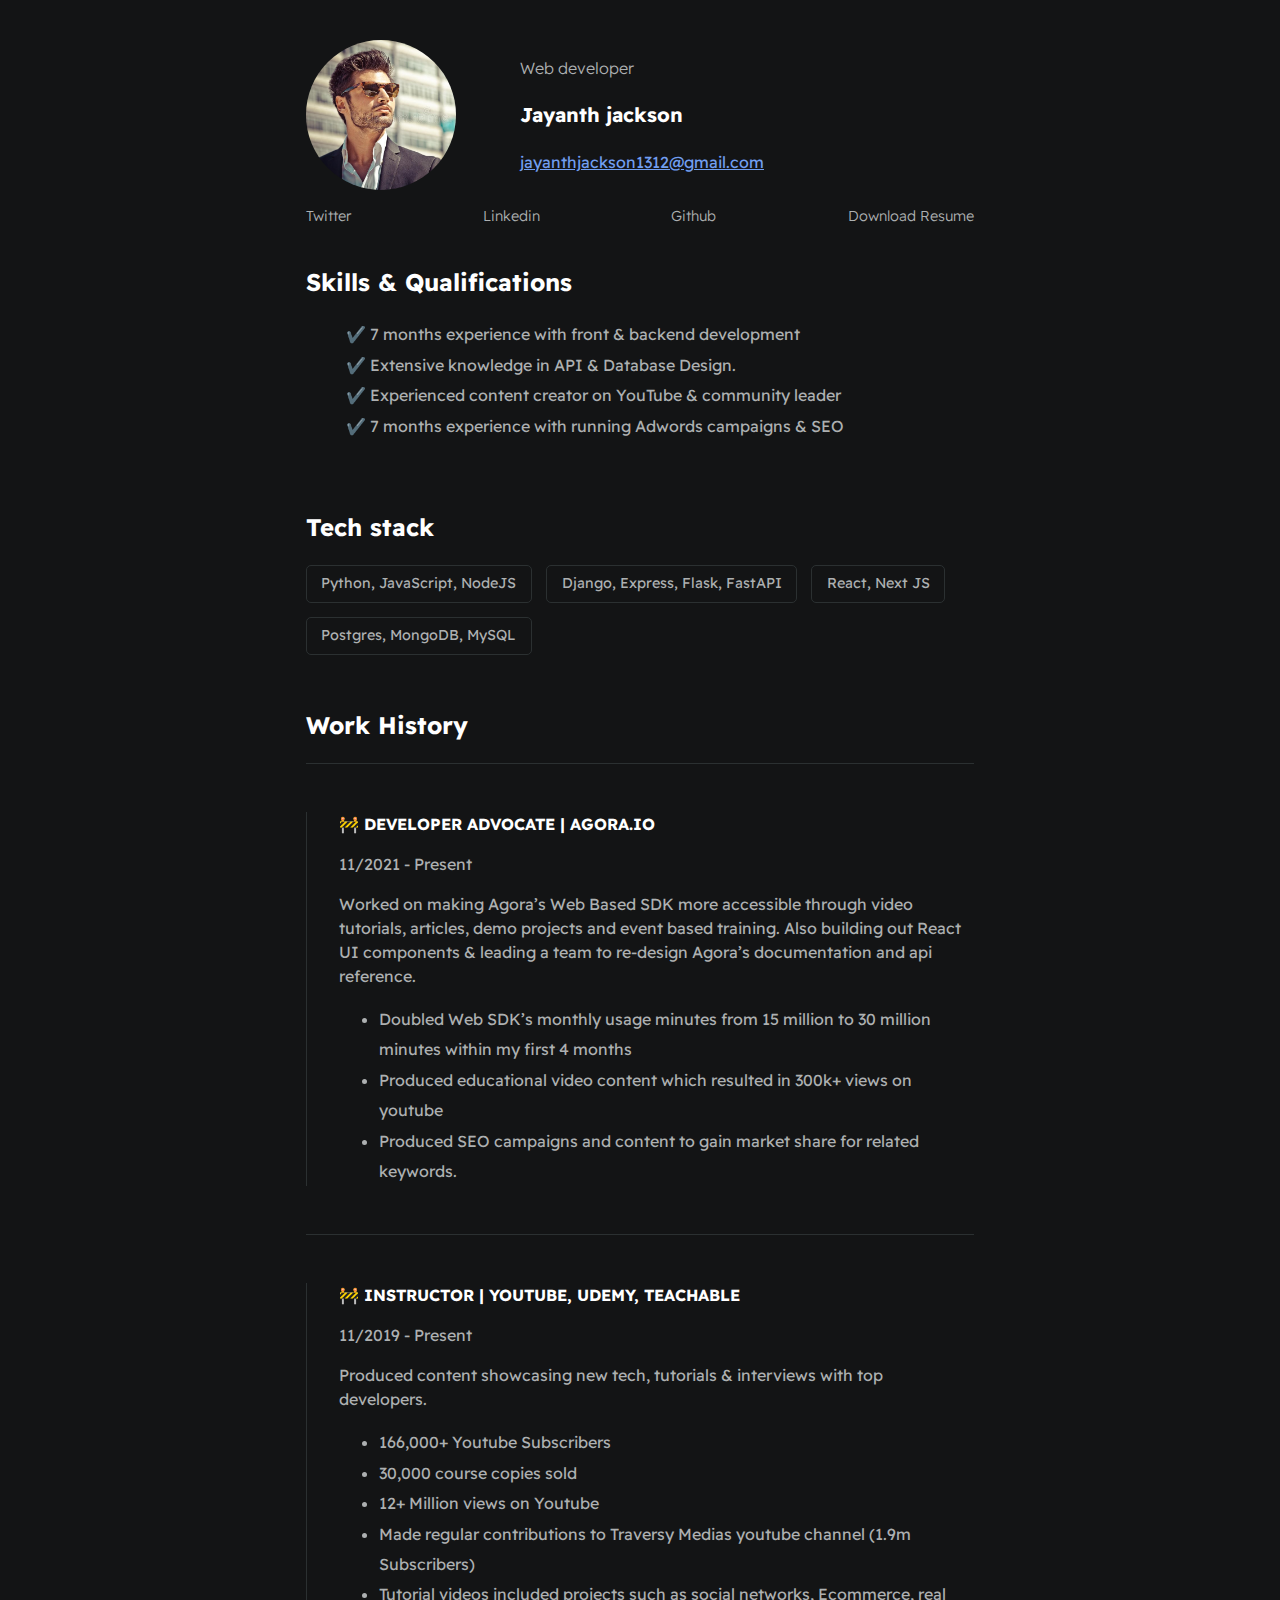
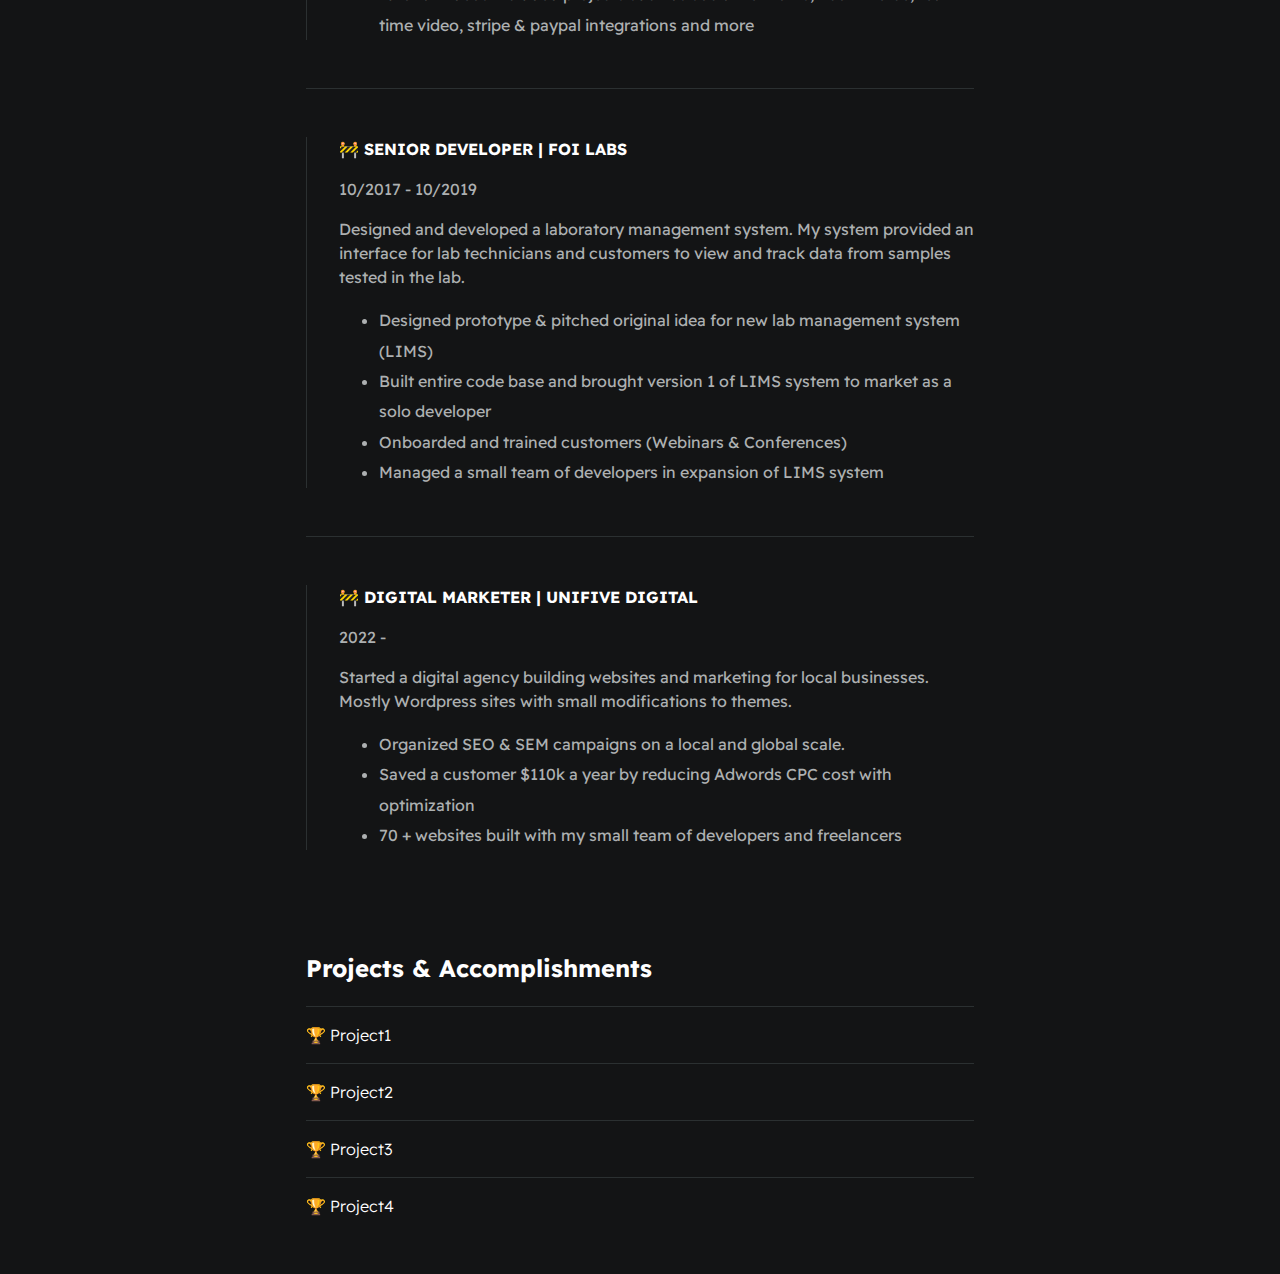
<file: index.html>
<!DOCTYPE html>
<html lang="en">
<head>
    <meta charset="UTF-8">
    <meta http-equiv="X-UA-Compatible" content="IE=edge">
    <meta name="viewport" content="width=device-width, initial-scale=1.0">
    <title>Document</title>
    <link rel="stylesheet" href="./assets/css/style.css">
</head>
<body>
    
    <div id="container--main">
        <section id="wrapper--hero" class="section--page">
            <img id="profile-pic" src="./assets/images/profile.jpg" alt="profileImage">

            <div>
                <p id="bio">Web developer</p>
                <p id="naam">Jayanth jackson</p>
                <p id="email">jayanthjackson1312@gmail.com</p>
            </div>
        </section>

        <section id="section--page">
            <div id="socials--list">
                <a href="#" target="_blank">Twitter</a>
                <a href="#" target="_blank">Linkedin</a>
                <a href="#" target="_blank">Github</a>
                <a href="#" target="_blank">Download Resume</a>
            </div>
              
        </section>

        <section class="section--page">
            <h2>Skills & Qualifications</h2>
            <ul id="qualifications--list">
                <li>✔️ 7 months experience with front & backend development</li>
                <li>✔️ Extensive knowledge in API & Database Design.</li>
                <li>✔️ Experienced content creator on YouTube & community leader </li>
                <li>✔️ 7 months experience with running Adwords campaigns & SEO</li>
            </ul>
        </section>

        <section class="section--page">
            <h2>Tech stack</h2>

            <div id="wrapper--techstack__items">
                <div class="card--techstack"><span>Python, JavaScript, NodeJS</span></div>
                <div class="card--techstack"><span>Django, Express, Flask, FastAPI</span></div>
                <div class="card--techstack"><span>React, Next JS</span></div>
                <div class="card--techstack"><span>Postgres, MongoDB, MySQL</span></div>
            </div>
        </section>

        
        <section id="work-history-wrapper" class="section--page">
            <h2>Work History</h2>

            <div class="line-break"></div>
            <div class="card--work-history">
                <strong>🚧 DEVELOPER ADVOCATE | AGORA.IO</strong>
                <p>11/2021 - Present</p>
                <p>Worked on making Agora’s Web Based SDK more accessible through video tutorials, articles, demo projects and event based training. Also building out React UI components & leading a team to re-design Agora’s documentation and api reference.</p>
                <ul>
                    <li>Doubled Web SDK’s monthly usage minutes from 15 million to 30 million minutes within my first 4 months</li>
                    <li>Produced educational video content which resulted in 300k+ views on youtube</li>
                    <li>Produced SEO campaigns and content to gain market share for related keywords.</li>
                </ul>
            </div>

            <div class="line-break"></div>

                <div class="card--work-history">
                    <strong>🚧 INSTRUCTOR | YOUTUBE, UDEMY, TEACHABLE</strong>
                    <p>11/2019 - Present</p>
                    <p>Produced content showcasing new tech, tutorials & interviews with top developers.</p>
                    <ul>
                        <li>166,000+ Youtube Subscribers</li>
                        <li>30,000 course copies sold</li>
                        <li>12+ Million views on Youtube</li>
                        <li>Made regular contributions to Traversy Medias youtube channel (1.9m Subscribers)</li>
                        <li>Tutorial videos included projects such as social networks, Ecommerce, real time video, stripe & paypal integrations and more </li>
                    </ul>
                </div>

                <div class="line-break"></div>

                <div class="card--work-history">
                    <strong>🚧 SENIOR DEVELOPER | FOI LABS</strong>
                    <p>10/2017 - 10/2019</p>
                    <p>Designed and developed a laboratory management system. My system
                        provided an interface for lab technicians and customers to view and
                        track data from samples tested in the lab.</p>
                    <ul>
                        <li>Designed prototype & pitched original idea for new lab management system (LIMS)</li>
                        <li>Built entire code base and brought version 1 of LIMS system to market as a solo developer</li>
                        <li>Onboarded and trained customers (Webinars & Conferences)</li>
                        <li>Managed a small team of developers in expansion of LIMS system</li>
                    </ul>
                </div>

                <div class="line-break"></div>

                <div class="card--work-history">
                    <strong>🚧 DIGITAL MARKETER | UNIFIVE DIGITAL</strong>
                    <p>2022 - </p>
                    <p>Started a digital agency building websites and marketing for
                        local businesses. Mostly Wordpress sites with small modifications to
                        themes.</p>
                    <ul>
                        <li>Organized SEO & SEM campaigns on a local and global scale.</li>
                        <li>Saved a customer $110k a year by reducing Adwords CPC cost with optimization</li>
                        <li>70 + websites built with my small team of developers and freelancers</li>
                    </ul>
                </div>
            </section>

            <section class="section--page">
                <h2>Projects & Accomplishments</h2>

                <div class="card--project">
                    <a href="./management.html"><span>🏆 </span>Project1</a>
                </div>

                <div class="card--project">
                    <a href="./management.html" ><span>🏆 </span>Project2</a>
                </div>

                <div class="card--project">
                    <a href="./management.html" ><span>🏆 </span>Project3</a>
                </div>

                <div class="card--project">
                    <a href="./management.html"><span>🏆 </span>Project4</a>
                </div>

            </section>
        
        </div>
</body>
</html>
</file>
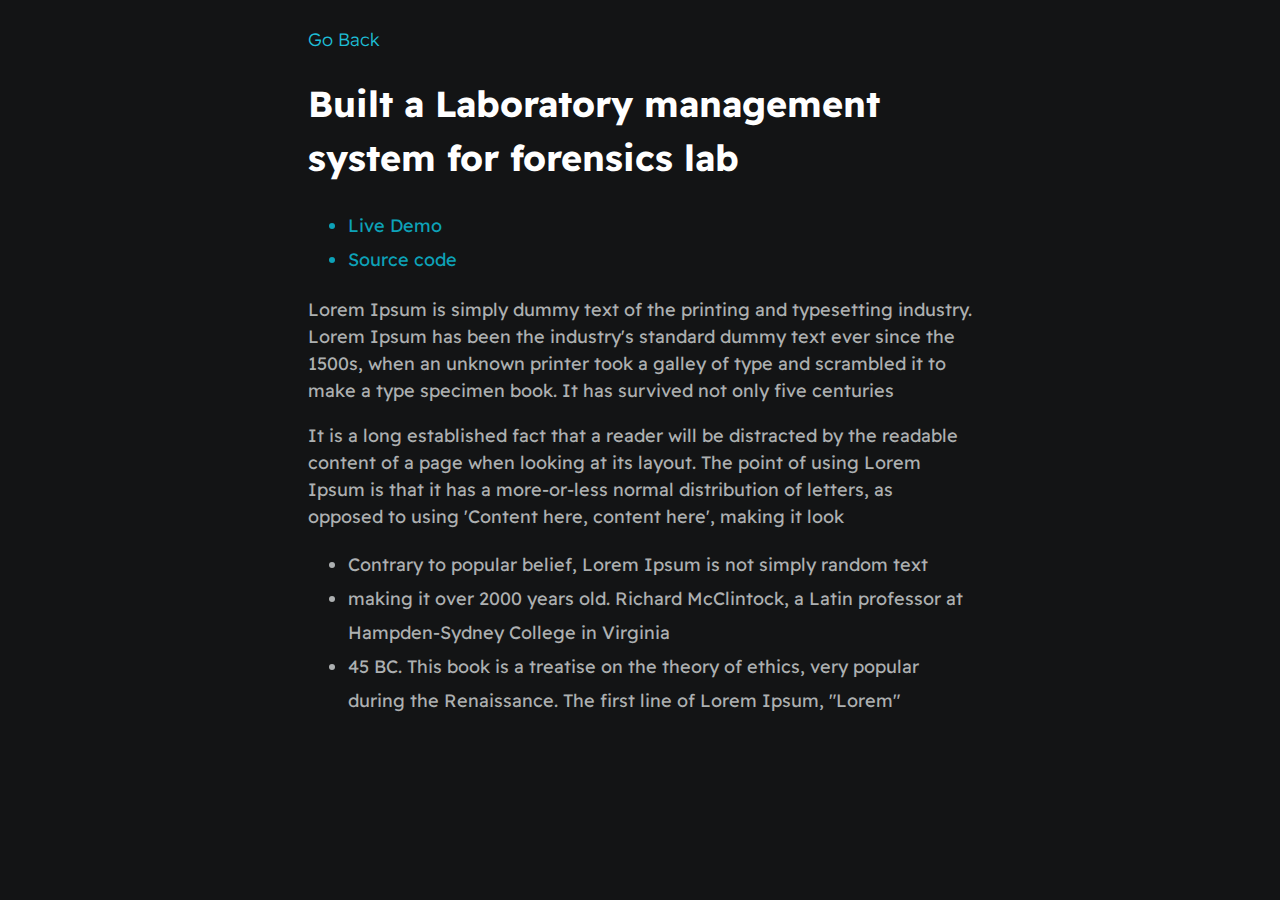
<file: management.html>
<!DOCTYPE html>
<html lang="en">
<head>
    <meta charset="UTF-8">
    <meta http-equiv="X-UA-Compatible" content="IE=edge">
    <meta name="viewport" content="width=device-width, initial-scale=1.0">
    <title>Management</title>
    <link rel="stylesheet" href="./assets/css/style.css">
    <link rel="stylesheet" href="https://cdnjs.cloudflare.com/ajax/libs/font-awesome/6.1.2/css/all.min.css" integrity="sha512-1sCRPdkRXhBV2PBLUdRb4tMg1w2YPf37qatUFeS7zlBy7jJI8Lf4VHwWfZZfpXtYSLy85pkm9GaYVYMfw5BC1A==" 
    crossorigin="anonymous" referrerpolicy="no-referrer" />
</head>
<body>
    <div id="main--1">
    <section id="para--n--i">
        <i class="fa fa-long-arrow-left" aria-hidden="true"></i><a href="index.html">Go Back</a>
        <h1>Built a Laboratory management system for forensics lab</h1>

        <ul>
            <li>Live Demo</li>
            <li>Source code</li>
        </ul>
    </section>

    <section>
        <p>Lorem Ipsum is simply dummy text of the printing and typesetting industry. Lorem Ipsum has been the industry's standard dummy text ever since the 1500s, when an unknown printer took a galley of type and scrambled it to make a type specimen book. It has survived not only five centuries</p>
        <p>It is a long established fact that a reader will be distracted by the readable content of a page when looking at its layout. The point of using Lorem Ipsum is that it has a more-or-less normal distribution of letters, as opposed to using 'Content here, content here', making it look</p>

        <ul>
            <li>Contrary to popular belief, Lorem Ipsum is not simply random text</li>
            <li>making it over 2000 years old. Richard McClintock, a Latin professor at Hampden-Sydney College in Virginia</li>
            <li>45 BC. This book is a treatise on the theory of ethics, very popular during the Renaissance. The first line of Lorem Ipsum, "Lorem"</li>
        </ul>
    </section>

    </div>
</body>
</html>
</file>
<file: assets/css/style.css>
@import url('https://fonts.googleapis.com/css2?family=Readex+Pro:wght@300;400;500;600;700&display=swap');

:root{
    --mainTextColor-light:#000;
    --secondaryTextColor-light:rgb(51 51 51);
    --mainLinkColor-light:#0da2b8;
    --mainBorderColor-light:rgb(218, 218, 218);
    --mainBgColor-light:rgb(249, 250,251);

    --mainTextColor-dark:#fff;
    --secondaryTextColor-dark:#adb0b1;
    --mainLinkColor-dark:rgb(30, 190,214);
    --mainBorderColor-dark:#2b3031;
    --mainBgColor-dark:#131415;
    
    --mainTextColor:var(--mainTextColor-dark);
    --secondaryTextColor:var(--secondaryTextColor-dark);
    --mainLinkColor:var(--mainLinkColor-dark);
    --mainBorderColor:var(--mainBorderColor-dark);
    --mainBgColor:var(--mainBgColor-dark);
}    

*{
    font-family: 'Readex Pro';
    line-height: 1.5em;
    box-sizing: border-box;
    color: var(--mainTextColor);
    
}

body{
    background-color: var(--mainBgColor);            
}

p, span, li{
    color: var(--secondaryTextColor);
    font-size: 1em;
}

a{
    text-decoration: none;
    color: var(--mainLinkColor);
    font-weight: 500;
}

li{
    line-height: 1.9em;
}

#naam {
    color: white;
    font-size: 20px;
    font-weight: 900;
}

#container--main{
    max-width: 700px;
    margin: 0 auto;
    padding: 1em;
}

.section--page{
    padding-top: 1em;
    padding-bottom: 1em;
}

#wrapper--hero{
    display: flex;
    align-items: center;
    gap: 4em;
}

#bio, a{
    font-weight: 300;
}

#profile-pic{
    width: 150px;
    height: 150px;
    object-fit:cover;
    border-radius: 50%;
}

#email{
    color: rgb(113, 158, 240);
    text-decoration: underline;
}

#socials--list{
    display: flex;
    justify-content: space-between;
    column-gap: 1em;
    flex-wrap: wrap;
}

#socials--list a{
    font-weight: 300;
    color: var(--secondaryTextColor);
    font-size: 0.9em;
    transition: 0.3s;
}

#socials--list a:hover{
    font-weight: 100;
    color: var(--mainLinkColor);
    font-size: 0.9em;
}

#qualifications--list{
    list-style: none;
}

#wrapper--techstack__items{
    display: flex;
    flex-wrap: wrap;
    gap: 1em;
    font-size: 0.9em;
}

.card--techstack{
    border: 1px solid var(--mainBorderColor);
    border-radius: 5px;
    padding: 0.5em 1em;
    align-items: center;
}

.line-break{
    background-color: var(--mainBorderColor);
    height: 1px;
}

.card--project{
    padding-top: 1em;
    padding-bottom: 1em;
    border-top: 1px solid var(--mainBorderColor);
}

.card--project a{
    color: var(--mainTextColor);

    transition: 0.3s;
}

.card--project a:hover{
    color: rgb(30, 190,214);

}

.card--work-history{
    border-left: 1px solid var(--mainBorderColor);
    margin-top: 3em;
    margin-bottom: 3em;
    padding-left: 2em;
}

#main--1 {
    max-width: 700px;
    margin: 0 auto;
    padding: 1em;
    font-size: 18px;
}

#para--n--i  i {
    color: #0da2b8;
}

#para--n--i ul li {
    color: #0da2b8;
}


@media(max-width:600px){
    
    .section--page{
        padding-top: 1em;
        padding-bottom: 1em;
    }

    #wrapper--hero{
        display: flex;
        align-items: center;
        gap: 1em;
    }

    #profile-pic{
        width: 200px;
        height: 200px;
    }

    #wrapper--hero{
        flex-direction: column;
    }

    .card--work-history{
        border-left: none;
        padding-left: 0;
    }
}
</file>
